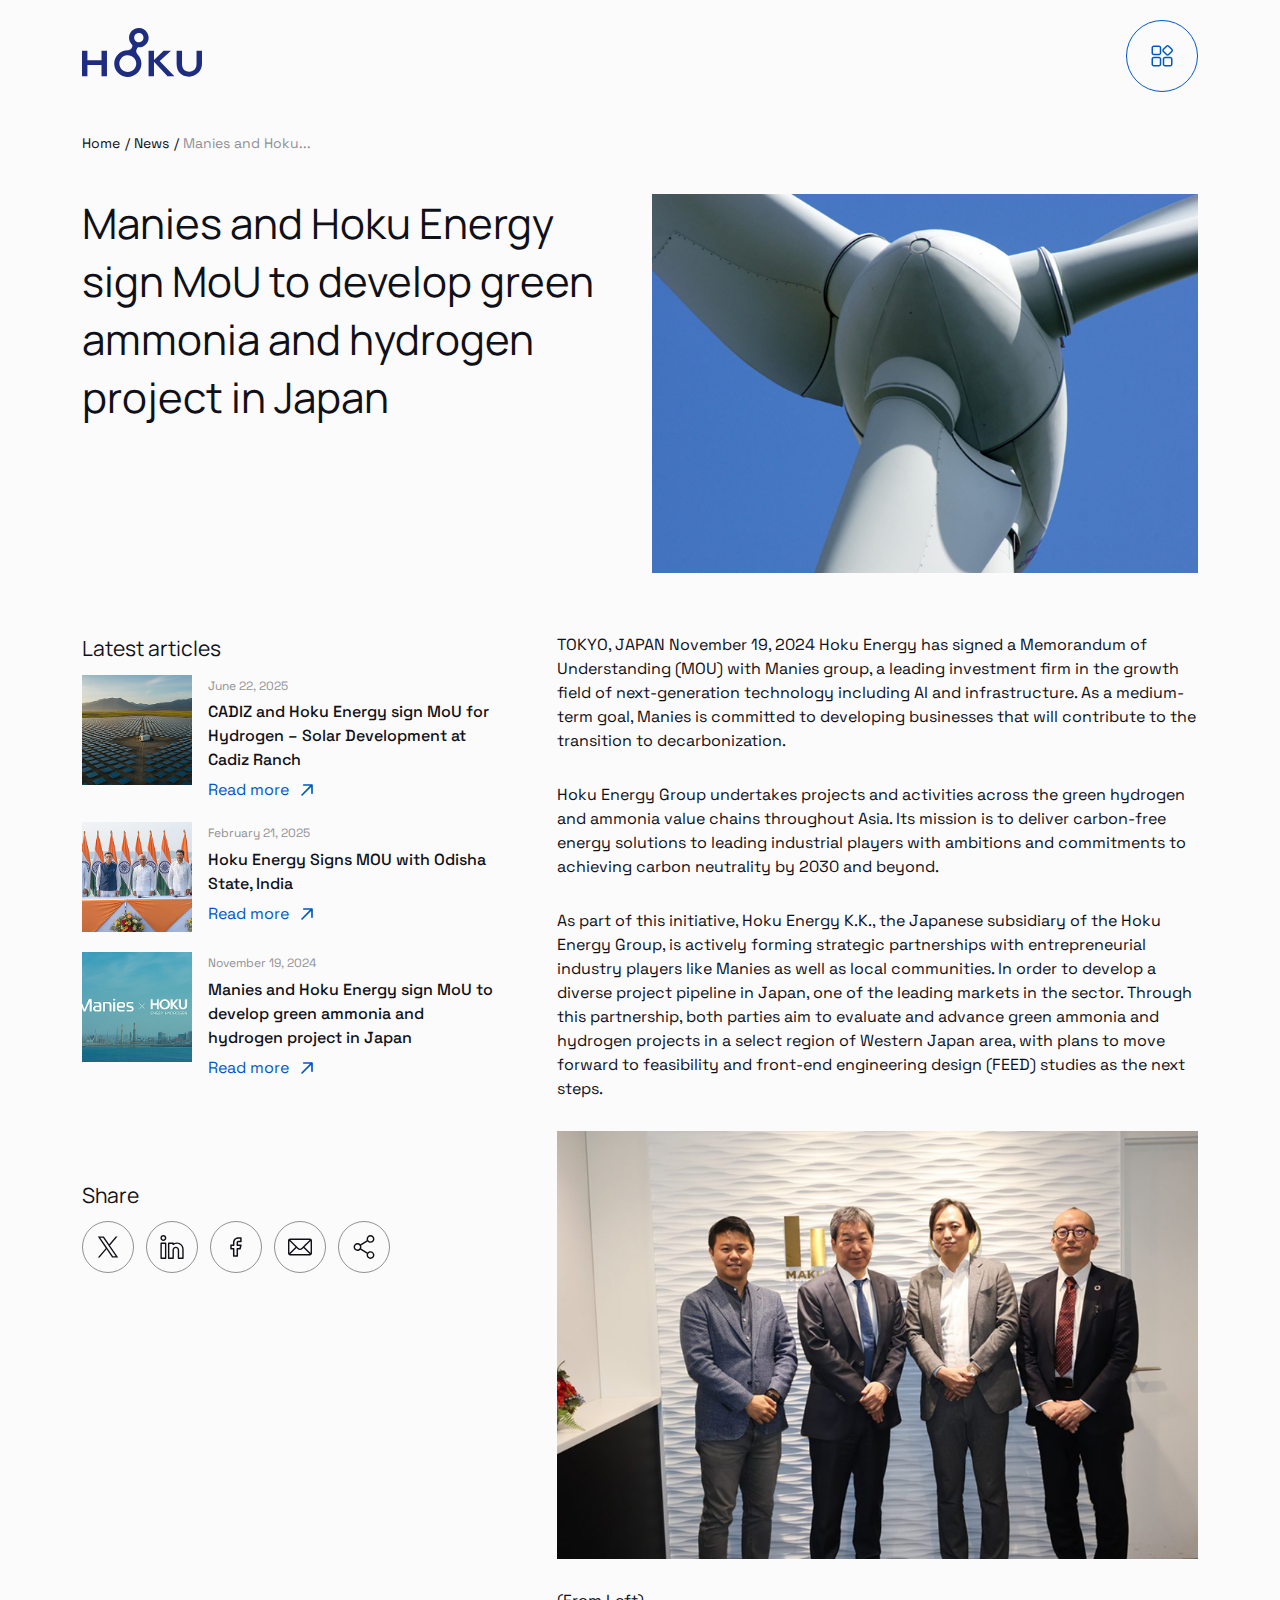
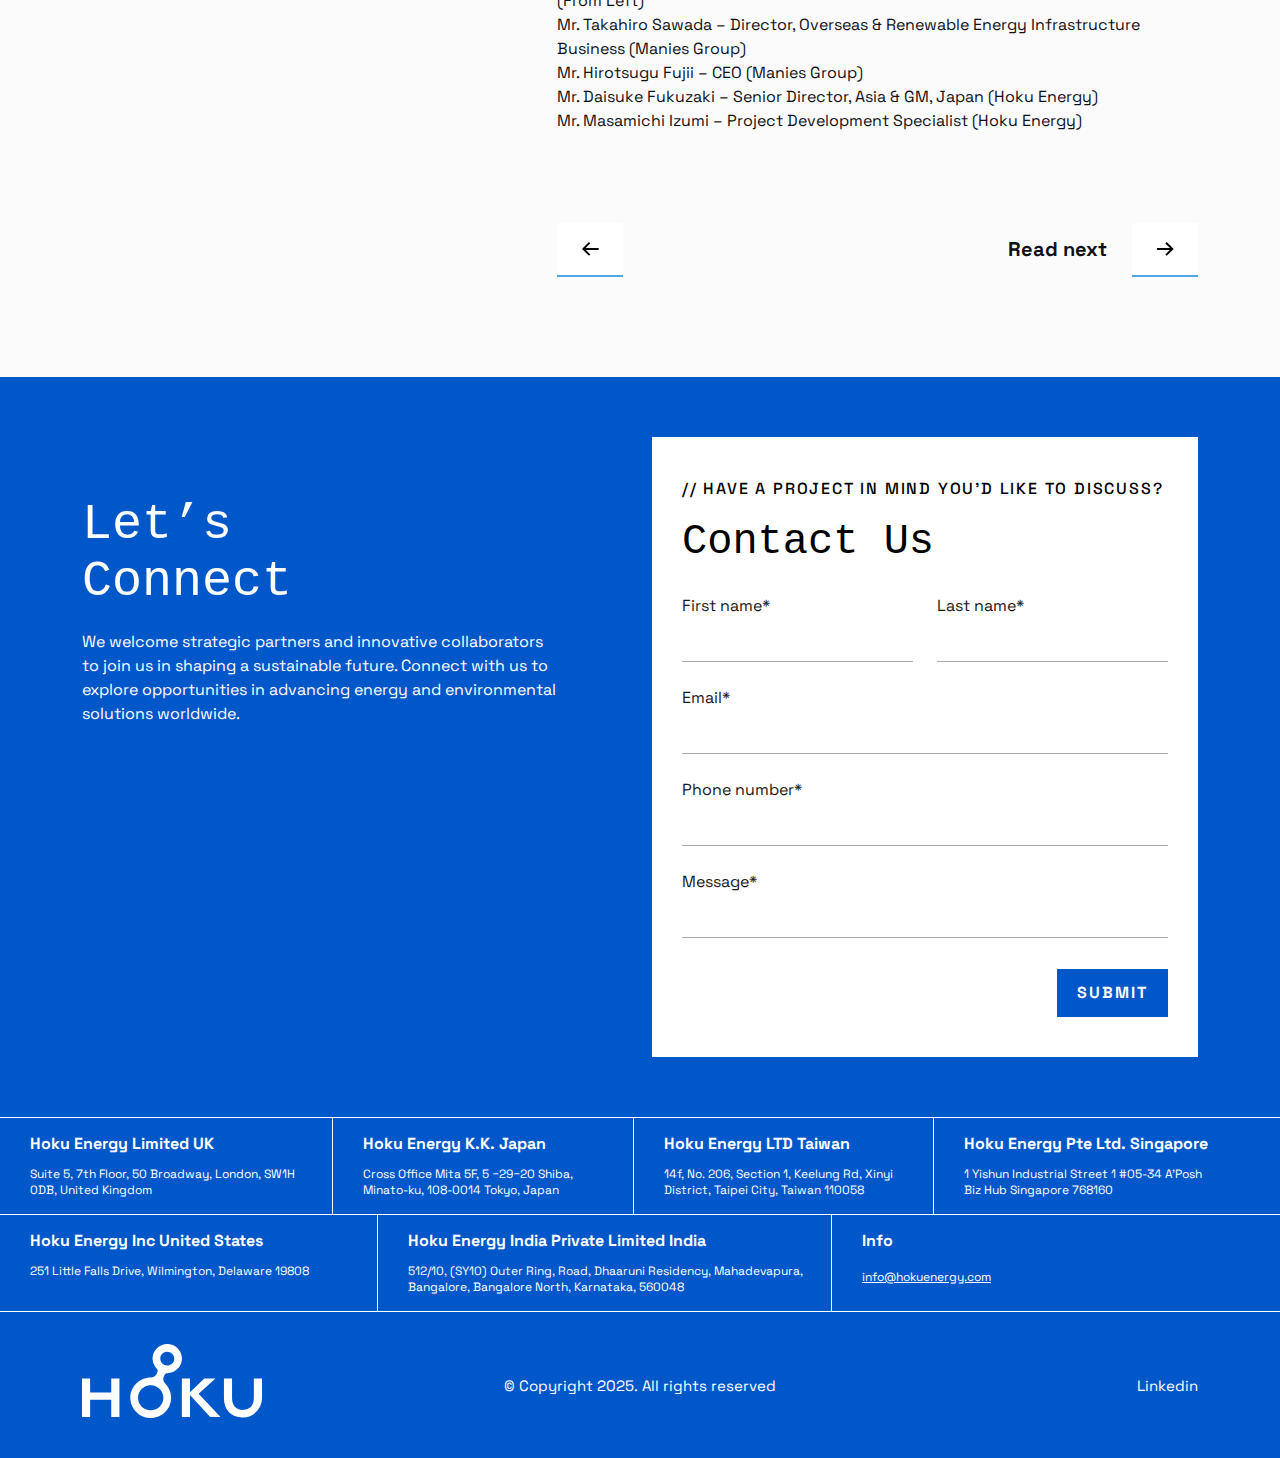
<file: post.html>
<!DOCTYPE html>
<html lang="en">

<head>
    <meta charset="UTF-8">
    <meta http-equiv="X-UA-Compatible" content="IE=edge">
    <meta name="viewport" content="width=device-width, initial-scale=1.0">
    <title>Post</title>
    <link rel="icon" type="image/x-icon" href="favicon.png">
    <link rel="stylesheet" href="css/lib/aos.css">
    <link rel="stylesheet" href="css/lib/bootstrap-grid.min.css">
    <link rel="stylesheet" href="css/style.css">
</head>

<body>
    <header class="header">
        <div class="container">
            <div class="d-flex g-0 align-items-center justify-content-between">
                <a href="#" class="logo">
                    <img src="img/logo-blue.svg" alt="logo">
                </a>
                <button class="menu">
                    <img src="img/menu-white.svg" alt="menu" class="icon-white">
                    <img src="img/menu-blue.svg" alt="menu" class="icon-blue">
                </button>
            </div>
        </div>

        <div class="header__menu">
            <div class="container">
                <div class="menuwrapper">
                    <div class="circlebg_wrapper">
                        <div class="circlebg"></div>
                    </div>

                    <ul class="header__nav">
                        <li><a href="index.html#s1">OUR INDUSTRY</a></li>
                        <li><a href="index.html#s2">OUR EXPERIENCE</a></li>
                        <li><a href="index.html#s3">SOLUTIONS</a></li>
                        <li><a href="index.html#s4">PROJECTS</a></li>
                        <li><a href="index.html#s5">NEWS</a></li>
                        <li><a href="#s6">CONTACT</a></li>
                    </ul>
                    <ul class="header__soc">
                        <li><a href="#" target="_blank">Linkedin</a></li>
                        <li><a href="mailto:info@hokuenergy.com">info@hokuenergy.com</a></li>
                    </ul>
                </div>
            </div>
        </div>
    </header>

    <main class="main">
        <div class="article-wrapper block block2">
            <div class="container">
                <div class="breadcrumbs">
                    <ul>
                        <li><a href="#">Home</a></li>
                        <li><a href="#">News</a></li>
                        <li>Manies and Hoku...</li>
                    </ul>
                </div>
                <div class="article-top">
                    <div class="row">
                        <div class="col-lg-6">
                            <h1>
                                Manies and Hoku Energy sign MoU to develop green ammonia and hydrogen project in Japan
                            </h1>
                        </div>
                        <div class="col-lg-6">
                            <img class="article-mainpic" src="img/post-main.jpg" alt="img">
                        </div>
                    </div>
                </div>
                <div class="article-bottom">
                    <div class="row">
                        <div class="col-lg-5 order-2 order-lg-1">
                            <div class="latest-article">
                                <p class="sbtitle">Latest articles</p>
                                <a href="#" class="la__item">
                                    <div class="imgwrap">
                                        <img src="img/latest1.jpg" alt="img">
                                    </div>
                                    <div class="descr">
                                        <p class="date">June 22, 2025</p>
                                        <p class="title">
                                            CADIZ and Hoku Energy sign MoU for Hydrogen – Solar Development
                                            at Cadiz Ranch
                                        </p>
                                        <p class="readmore">
                                            Read more
                                            <img src="img/readmore-arrow.svg" alt="arrow">
                                        </p>
                                    </div>
                                </a>
                                <a href="#" class="la__item">
                                    <div class="imgwrap">
                                        <img src="img/latest2.jpg" alt="img">
                                    </div>
                                    <div class="descr">
                                        <p class="date">February 21, 2025</p>
                                        <p class="title">
                                            Hoku Energy Signs MOU with Odisha State, India
                                        </p>
                                        <p class="readmore">
                                            Read more
                                            <img src="img/readmore-arrow.svg" alt="arrow">
                                        </p>
                                    </div>
                                </a>
                                <a href="#" class="la__item">
                                    <div class="imgwrap">
                                        <img src="img/latest3.jpg" alt="img">
                                    </div>
                                    <div class="descr">
                                        <p class="date">November 19, 2024</p>
                                        <p class="title">
                                            Manies and Hoku Energy sign MoU to develop green ammonia and hydrogen
                                            project in Japan
                                        </p>
                                        <p class="readmore">
                                            Read more
                                            <img src="img/readmore-arrow.svg" alt="arrow">
                                        </p>
                                    </div>
                                </a>
                            </div>
                            <div class="articke-share">
                                <p class="sbtitle">Share</p>
                                <ul class="share-list">
                                    <li>
                                        <a href="#">
                                            <img src="img/social-x.svg" alt="x">
                                        </a>
                                    </li>
                                    <li>
                                        <a href="#">
                                            <img src="img/social-in.svg" alt="x">
                                        </a>
                                    </li>
                                    <li>
                                        <a href="#">
                                            <img src="img/social-fb.svg" alt="x">
                                        </a>
                                    </li>
                                    <li>
                                        <a href="#">
                                            <img src="img/social-email.svg" alt="x">
                                        </a>
                                    </li>
                                    <li>
                                        <a href="#">
                                            <img src="img/social-share.svg" alt="x">
                                        </a>
                                    </li>
                                </ul>
                            </div>
                        </div>
                        <div class="col-lg-7 order-1 order-lg-2">
                            <article>
                                <p>
                                    TOKYO, JAPAN November 19, 2024 Hoku Energy has signed a Memorandum of Understanding
                                    (MOU) with Manies group, a leading investment firm in the growth field of
                                    next-generation technology including AI and infrastructure. As a medium-term goal,
                                    Manies is committed to developing businesses that will contribute to the transition
                                    to decarbonization.
                                </p>
                                <p>
                                    Hoku Energy Group undertakes projects and activities across the green hydrogen and
                                    ammonia value chains throughout Asia. Its mission is to deliver carbon-free energy
                                    solutions to leading industrial players with ambitions and commitments to achieving
                                    carbon neutrality by 2030 and beyond.
                                </p>
                                <p>
                                    As part of this initiative, Hoku Energy K.K., the Japanese subsidiary of the Hoku
                                    Energy Group, is actively forming strategic partnerships with entrepreneurial
                                    industry players like Manies as well as local communities. In order to develop a
                                    diverse project pipeline in Japan, one of the leading markets in the sector. Through
                                    this partnership, both parties aim to evaluate and advance green ammonia and
                                    hydrogen projects in a select region of Western Japan area, with plans to move
                                    forward to feasibility and front-end engineering design (FEED) studies as the next
                                    steps.
                                </p>
                                <img src="img/postimg1.jpg" alt="img">
                                <p>
                                    (From Left)<br>
                                    Mr. Takahiro Sawada – Director, Overseas & Renewable Energy Infrastructure Business
                                    (Manies Group)<br>
                                    Mr. Hirotsugu Fujii – CEO (Manies Group)<br>
                                    Mr. Daisuke Fukuzaki – Senior Director, Asia & GM, Japan (Hoku Energy)<br>
                                    Mr. Masamichi Izumi – Project Development Specialist (Hoku Energy)
                                </p>



                            </article>
                            <div class="article-nav">
                                <a href="#" class="article-nav__item">
                                    <span class="prev">
                                        <img src="img/prev-post.svg" alt="prev">
                                    </span>
                                </a>
                                <a href="#" class="article-nav__item">
                                    Read next
                                    <span class="next">
                                        <img src="img/next-post.svg" alt="prev">
                                    </span>
                                </a>
                            </div>
                        </div>
                    </div>
                </div>
            </div>
        </div>
        <div class="contacts block block2" id="s6">
            <div class="container">
                <div class="formcontainer">
                    <div class="row">
                        <div class="col-xxl-7 col-lg-6">
                            <div class="contacts__content">
                                <p class="title">
                                    Let’s<br> Connect
                                </p>
                                <p>
                                    We welcome strategic partners and innovative collaborators to join us in shaping a
                                    sustainable future. Connect with us to explore opportunities in advancing energy and
                                    environmental solutions worldwide.
                                </p>
                            </div>
                        </div>
                        <div class="col-xxl-5 col-lg-6">
                            <div class="form-wrapper">
                                <div class="subtitle">
                                    // Have a project in mind you’d like to discuss?
                                </div>
                                <div class="form-title">Contact Us</div>
                                <form action="#">
                                    <div class="row">
                                        <div class="col-sm-6">
                                            <div class="inputfield">
                                                <label for="fname">First name*</label>
                                                <input type="text" id="fname">
                                            </div>
                                        </div>
                                        <div class="col-sm-6">
                                            <div class="inputfield">
                                                <label for="lname">Last name*</label>
                                                <input type="text" id="lname">
                                            </div>
                                        </div>
                                        <div class="col-12">
                                            <div class="inputfield">
                                                <label for="email">Email*</label>
                                                <input type="email" id="email">
                                            </div>
                                        </div>
                                        <div class="col-12">
                                            <div class="inputfield">
                                                <label for="tel">Phone number*</label>
                                                <input type="number" id="tel">
                                            </div>
                                        </div>
                                        <div class="col-12">
                                            <div class="inputfield">
                                                <label for="message">Message*</label>
                                                <textarea id="message"></textarea>
                                            </div>
                                        </div>
                                        <div class="col-12 text-end">
                                            <button class="blue-btn">
                                                <span>
                                                    SUBMIT
                                                </span>
                                            </button>
                                        </div>
                                    </div>
                                </form>
                            </div>
                        </div>
                    </div>
                </div>
            </div>
            <div class="addresses">
                <div class="address-item">
                    <p class="title">
                        Hoku Energy Limited UK
                    </p>
                    <p>
                        Suite 5, 7th Floor, 50 Broadway, London, SW1H 0DB, United Kingdom
                    </p>
                </div>
                <div class="address-item">
                    <p class="title">
                        Hoku Energy K.K. Japan
                    </p>
                    <p>
                        Cross Office Mita 5F, 5 −29−20 Shiba, Minato-ku, 108-0014 Tokyo, Japan
                    </p>
                </div>
                <div class="address-item">
                    <p class="title">
                        Hoku Energy LTD Taiwan
                    </p>
                    <p>
                        14f, No. 206, Section 1, Keelung Rd, Xinyi District, Taipei City, Taiwan 110058
                    </p>
                </div>
                <div class="address-item">
                    <p class="title">
                        Hoku Energy Pte Ltd. Singapore
                    </p>
                    <p>
                        1 Yishun Industrial Street 1 #05-34 A’Posh Biz Hub Singapore 768160
                    </p>
                </div>
                <div class="address-item">
                    <p class="title">
                        Hoku Energy Inc United States
                    </p>
                    <p>
                        251 Little Falls Drive, Wilmington, Delaware 19808
                    </p>
                </div>
                <div class="address-item">
                    <p class="title">
                        Hoku Energy India Private Limited India
                    </p>
                    <p>
                        512/10, (SY10) Outer Ring, Road, Dhaaruni Residency, Mahadevapura, Bangalore, Bangalore North,
                        Karnataka, 560048
                    </p>
                </div>
                <div class="address-item">
                    <p class="title">
                        Info
                    </p>
                    <a href="mailto:info@hokuenergy.com">info@hokuenergy.com</a>
                </div>
            </div>
        </div>
    </main>

    <footer class="footer">
        <div class="container">
            <div class="row align-items-end">
                <div class="col-lg-4 col-sm-3">
                    <a href="#" class="footer__logo">
                        <img src="img/logo-footer.svg" alt="logo">
                    </a>
                </div>
                <div class="col-lg-4 col-sm-6">
                    <div class="footer__item">
                        <p>
                            © Copyright 2025. All rights reserved
                        </p>
                    </div>
                </div>
                <div class="col-lg-4 col-sm-3 text-end text-sm-center">
                    <div class="footer__item">
                        <a href="#" class="footer__soclink">Linkedin</a>
                    </div>
                </div>
            </div>
        </div>

    </footer>

    <script src="js/lib/jquery.js"></script>
    <script src="js/lib/aos.js"></script>
    <script src="js/main.js"></script>
</body>

</html>
</file>
<file: css/style.css>
@import url("https://fonts.googleapis.com/css2?family=Manrope:wght@200..800&family=PT+Mono&family=Space+Grotesk:wght@300..700&display=swap");body,html{height:100%}body *{-webkit-box-sizing:border-box;box-sizing:border-box;font-family:"Space Grotesk",sans-serif;line-height:150%}.main{-webkit-box-flex:1;-ms-flex:1 1 auto;flex:1 1 auto}.pagewrapper{min-height:100%;display:-webkit-box;display:-ms-flexbox;display:flex;-webkit-box-orient:vertical;-webkit-box-direction:normal;-ms-flex-direction:column;flex-direction:column;overflow:hidden}body{margin:0;padding:0;position:relative;overflow-x:hidden}body.hidden{overflow:hidden}@media (min-width:1500px){.container{max-width:1504px}}input{outline:none}img{max-width:100%}.fill-img{width:100%;height:100%;-o-object-fit:cover;object-fit:cover;-o-object-position:50% 50%;object-position:50% 50%;position:absolute;left:0;top:0}h1{font-family:"PT Mono",monospace;color:#fff;font-weight:400;font-size:96px}h1,h2,h3,h4,h5,h6,p{margin-top:0}.text-end{text-align:right}.blue-btn{display:-webkit-inline-box;display:-ms-inline-flexbox;display:inline-flex;-webkit-box-align:center;-ms-flex-align:center;align-items:center;-webkit-box-pack:center;-ms-flex-pack:center;justify-content:center;height:54px;background:#0057CA;padding:4px 26px;text-decoration:none;color:#fff;font-weight:700;line-height:normal;font-size:20px;letter-spacing:2px;position:relative;border:none;cursor:pointer}.blue-btn span{position:relative;z-index:2}.blue-btn:after{content:"";display:block;height:2px;width:100%;background:#4DA8E4;position:absolute;bottom:0;left:0;-webkit-transition:0.3s;transition:0.3s}.blue-btn:hover:after{height:100%}input::-webkit-inner-spin-button,input::-webkit-outer-spin-button{-webkit-appearance:none;margin:0}input[type=number]{-moz-appearance:textfield}@media (max-width:1599.8px){h1{font-size:80px}.blue-btn{font-size:18px}}@media (max-width:1399.8px){h1{font-size:65px}.blue-btn{font-size:16px;padding:4px 20px;height:48px}}@media (max-width:767.8px){h1{font-size:54px}}@media (max-width:575.8px){h1{font-size:44px}.text-sm-start{text-align:left}.text-sm-center{text-align:center}}.hero{height:100vh;min-height:560px;position:relative;overflow:hidden;display:-webkit-box;display:-ms-flexbox;display:flex;-webkit-box-align:center;-ms-flex-align:center;align-items:center;-webkit-box-pack:center;-ms-flex-pack:center;justify-content:center;padding:112px 0 125px}.hero:after{content:"";display:block;position:absolute;left:0;top:0;width:100%;height:100%;background:rgba(0,0,0,0.3)}.hero .container{position:relative;z-index:1}.hero h1{text-align:center;margin:0}.hero__bottomsect{position:absolute;z-index:2;left:0;bottom:60px;width:100%}.hero__bottomsect p{margin:0;color:#fff;font-size:24px;line-height:130%}.section-title{color:#000;font-size:18px;font-weight:700;font-family:"Space Grotesk",sans-serif;margin-bottom:72px;letter-spacing:1.8px;text-transform:uppercase}.section-title.white{color:#fff}.about{padding:180px 0}.about .imgwrap{text-align:right}.about .imgwrap img{max-width:100%}.about p{color:#000;font-size:36px}.about p:last-child{margin-bottom:0}.advantages{position:relative;overflow:hidden;padding:105px 0 120px}.advantages .container{position:relative;z-index:2}.advantages-item{height:355px;display:-webkit-box;display:-ms-flexbox;display:flex;-webkit-box-orient:vertical;-webkit-box-direction:normal;-ms-flex-direction:column;flex-direction:column;-webkit-box-pack:end;-ms-flex-pack:end;justify-content:flex-end;position:relative;padding:70px 20px 37px}.advantages-item img{position:absolute;width:24px;top:40px;left:40px}.advantages-item h6{color:#000;font-size:20px;font-weight:700;margin-bottom:18px}.advantages-item p{margin:0;color:#000;font-size:16px;line-height:130%;min-height:90px}.advantages-item:hover .advantages__icon{-webkit-transform:rotate(180deg);transform:rotate(180deg)}.advantages-item .wrappertext{overflow:auto;padding:0 20px}.advantages-item .wrappertext::-webkit-scrollbar{width:6px}.advantages-item .wrappertext::-webkit-scrollbar-track{-webkit-box-shadow:inset 0 0 6px rgba(0,0,0,0.1);box-shadow:inset 0 0 6px rgba(0,0,0,0.1);border-radius:10px}.advantages-item .wrappertext::-webkit-scrollbar-thumb{background-color:darkgrey;border-radius:10px}.advantages__icon{-webkit-transition:0.5s;transition:0.5s}.mission{padding:246px 0 274px;background:#F5FBFF;position:relative;overflow:hidden}.mission p{color:#000;font-size:36px}.mission p:last-child{margin-bottom:0}.circles-animation{width:352px;height:352px;border-radius:50%;position:absolute;top:50%;-webkit-transform:translateY(-50%);transform:translateY(-50%);right:-110px;border:3px solid #035BCC;pointer-events:none;overflow:visible;-webkit-animation:mainPulse 10s infinite ease-in-out;animation:mainPulse 10s infinite ease-in-out}.circles-animation span{position:absolute;top:50%;left:50%;width:100%;height:100%;border-radius:50%;border:1px solid #035BCC;-webkit-transform:translate(-50%,-50%) scale(1);transform:translate(-50%,-50%) scale(1);opacity:0;-webkit-animation:circlePulse 20s infinite ease-out;animation:circlePulse 20s infinite ease-out}.circles-animation .c1{-webkit-animation-delay:0s;animation-delay:0s}.circles-animation .c2{-webkit-animation-delay:4s;animation-delay:4s}.circles-animation .c3{-webkit-animation-delay:8s;animation-delay:8s}.circles-animation .c4{-webkit-animation-delay:12s;animation-delay:12s}.circles-animation .c5{-webkit-animation-delay:16s;animation-delay:16s}@-webkit-keyframes circlePulse{0%{-webkit-transform:translate(-50%,-50%) scale(1);transform:translate(-50%,-50%) scale(1);opacity:1;width:100%;height:100%}60%{opacity:0.25}to{-webkit-transform:translate(-50%,-50%) scale(1);transform:translate(-50%,-50%) scale(1);opacity:0;width:600%;height:600%}}@keyframes circlePulse{0%{-webkit-transform:translate(-50%,-50%) scale(1);transform:translate(-50%,-50%) scale(1);opacity:1;width:100%;height:100%}60%{opacity:0.25}to{-webkit-transform:translate(-50%,-50%) scale(1);transform:translate(-50%,-50%) scale(1);opacity:0;width:600%;height:600%}}@-webkit-keyframes mainPulse{0%{-webkit-transform:translateY(-50%);transform:translateY(-50%)}50%{-webkit-transform:translateY(-60%);transform:translateY(-60%)}to{-webkit-transform:translateY(-50%);transform:translateY(-50%)}}@keyframes mainPulse{0%{-webkit-transform:translateY(-50%);transform:translateY(-50%)}50%{-webkit-transform:translateY(-60%);transform:translateY(-60%)}to{-webkit-transform:translateY(-50%);transform:translateY(-50%)}}.solutions{padding:90px 0;background:#0057CA;position:relative;overflow:hidden}.solutions .section-title{margin-bottom:36px}.solutions p:last-child{margin-bottom:0}.solutions .title{color:#fff;font-size:48px;position:sticky;top:20px}.solutions__item{background:rgba(77,168,228,0.5);border-radius:20px;margin-bottom:20px;padding:20px 24px}.solutions__item:last-child{margin-bottom:0}.solutions__item h6{font-size:24px;font-weight:400;margin-bottom:16px;color:#fff}.solutions__item p{margin:0;color:#fff}.projects{padding:100px 0 90px;background:#F5FBFF;border-bottom:1px solid #000;position:relative}.projects .section-title{margin-bottom:52px}.projects .bg-element{position:absolute;right:0;top:0;max-width:100%}.project-item{text-decoration:none}.project-item .imgwrap{aspect-ratio:10/11;position:relative;overflow:hidden;margin-bottom:20px}.project-item .imgwrap img{-webkit-transform:scale(1.05);transform:scale(1.05);-webkit-transition:0.7s;transition:0.7s}.project-item .title{color:#000;font-size:36px;margin-bottom:16px}.project-item p{margin:0;font-size:14px;color:#000}.project-item:hover .imgwrap img{-webkit-transform:scale(1.01);transform:scale(1.01)}.projects-info{text-align:right;margin-top:70px}.projects-info p{font-size:16px;color:#000}.news{padding:110px 0 118px}.link-explore{text-decoration:none;color:#000;font-size:20px;max-width:230px;width:100%;display:-webkit-inline-box;display:-ms-inline-flexbox;display:inline-flex;-webkit-box-pack:justify;-ms-flex-pack:justify;justify-content:space-between;padding-bottom:6px;position:relative}.link-explore:after{content:"";display:block;bottom:0;width:100%;height:1px;background:#E8E8E8;position:absolute;right:0}.link-explore:before{content:"";display:block;bottom:0;width:29px;height:2px;background:#000;position:absolute;right:0;-webkit-transition:0.5s;transition:0.5s;z-index:1}.link-explore:hover:before{width:100%}.link-explore span{color:#A9A9A5;font-size:12px;position:absolute;left:0;top:-23px}.news_header{margin-bottom:85px}.news_header p{margin:0;color:#000;font-family:"PT Mono",monospace;font-size:48px;line-height:normal}.news-item{text-decoration:none;position:relative}.news-item:hover .imgwrap img{-webkit-transform:scale(1.01);transform:scale(1.01)}.news-item .imgwrap{position:relative;overflow:hidden;aspect-ratio:9/5.1;margin-bottom:20px}.news-item .imgwrap img{-webkit-transform:scale(1.05);transform:scale(1.05);-webkit-transition:0.7s;transition:0.7s}.news-item .date{margin-bottom:20px;color:#181717;font-size:12px;line-height:130%}.news-item .descr{position:relative}.news-item .descr p{margin:0;color:#000;font-size:20px;max-width:380px;padding-right:25px}.news-item .descr img{position:absolute;right:0;top:0}.news-item:hover .descr img{-webkit-animation:arrowmove 1.5s infinite ease-in-out;animation:arrowmove 1.5s infinite ease-in-out}@-webkit-keyframes arrowmove{0%{-webkit-transform:translate(0,0);transform:translate(0,0)}50%{-webkit-transform:translate(3px,-3px);transform:translate(3px,-3px)}to{-webkit-transform:translate(0,0);transform:translate(0,0)}}@keyframes arrowmove{0%{-webkit-transform:translate(0,0);transform:translate(0,0)}50%{-webkit-transform:translate(3px,-3px);transform:translate(3px,-3px)}to{-webkit-transform:translate(0,0);transform:translate(0,0)}}.contacts{padding:60px 0 0 0;background:#0057CA}.contacts__content{padding-top:60px}.contacts__content p{max-width:475px;color:#fff}.contacts__content p:last-child{margin-bottom:0}.contacts__content .title{margin-bottom:50px;font-family:"PT Mono",monospace;font-size:80px;line-height:113%}.form-wrapper{background:#fff;padding:50px 32px}.form-wrapper .subtitle{margin-bottom:15px;font-weight:500;font-size:18px;text-transform:uppercase;letter-spacing:1.8px}.form-wrapper .form-title{margin-bottom:28px;font-size:80px;font-family:"PT Mono",monospace}.form-wrapper .blue-btn:after{height:0}.form-wrapper .blue-btn:hover:after{height:100%}.inputfield{margin-bottom:24px}.inputfield label{color:#181717;display:block;margin-bottom:1px}.inputfield input,.inputfield textarea{border:none;width:100%;height:44px;border-bottom:1px solid #A9A9A5;font-family:"Space Grotesk",sans-serif;color:#000;font-size:20px;-webkit-transition:0.3s;transition:0.3s;outline:none}.inputfield input:focus,.inputfield textarea:focus{border-color:#000}.inputfield textarea{resize:none}.inputfield textarea::-webkit-scrollbar{width:6px}.inputfield textarea::-webkit-scrollbar-track{-webkit-box-shadow:inset 0 0 6px rgba(0,0,0,0.3);box-shadow:inset 0 0 6px rgba(0,0,0,0.3)}.inputfield textarea::-webkit-scrollbar-thumb{background-color:#0057CA}.formcontainer{margin-bottom:60px}.addresses{border-top:1px solid #fff;display:-webkit-box;display:-ms-flexbox;display:flex;-ms-flex-wrap:wrap;flex-wrap:wrap}.address-item{width:100%;border-right:1px solid #fff;border-bottom:1px solid #fff;padding-top:16px;padding-bottom:16px;padding-right:20px}.address-item a,.address-item p{color:#fff;font-size:12px;line-height:130%;margin:0;max-width:295px}.address-item .title{margin-bottom:12px;font-size:16px;font-weight:700}.address-item:nth-child(4),.address-item:nth-child(7){border-right:none}.address-item:first-child{max-width:26%;-webkit-box-flex:0;-ms-flex:0 0 26%;flex:0 0 26%;padding-left:60px}.address-item:nth-child(2){-webkit-box-flex:0;-ms-flex:0 0 23.5%;flex:0 0 23.5%;max-width:23.5%;padding-left:40px}.address-item:nth-child(3){-webkit-box-flex:0;-ms-flex:0 0 23.5%;flex:0 0 23.5%;max-width:23.5%;padding-left:60px}.address-item:nth-child(4){max-width:27%;-webkit-box-flex:0;-ms-flex:0 0 27%;flex:0 0 27%;padding-left:80px;padding-right:60px}.address-item:nth-child(5){max-width:0 0 29.5%;-webkit-box-flex:0;-ms-flex:0 0 29.5%;flex:0 0 29.5%;padding-left:60px}.address-item:nth-child(6){max-width:35.5%;-webkit-box-flex:0;-ms-flex:0 0 35.5%;flex:0 0 35.5%;padding-left:54px}.address-item:nth-child(6) p{max-width:458px}.address-item:nth-child(7){max-width:35%;-webkit-box-flex:0;-ms-flex:0 0 35%;flex:0 0 35%;padding-left:105px;padding-right:60px}.projects-info p{margin-bottom:0}.project-item{position:relative;z-index:1}.gifsection{position:relative;overflow:hidden}.gifsection img{width:100%;vertical-align:top}@media (max-width:1599.8px){.hero__bottomsect{bottom:30px}.about .imgwrap img{max-width:100%;width:360px}.section-title{margin-bottom:40px}.advantages-item{padding-bottom:20px}.advantages-item .wrappertext{padding:0 10px}.solutions__item h6{margin-bottom:10px}.projects .section-title{margin-bottom:40px}.projects-info{margin-top:50px}.project-item .title{margin-bottom:10px}.news_header{margin-bottom:60px}.contacts__content .title{margin-bottom:30px}.inputfield label{margin-bottom:0}.form-wrapper{padding:40px 30px}.form-wrapper .subtitle{margin-bottom:10px}.form-wrapper .form-title{margin-bottom:20px}.advantages{padding:100px 0 100px}.news{padding:100px 0}.about,.mission{padding:150px 0}.contacts__content .title{font-size:60px}.form-wrapper .form-title{font-size:50px}.news_header p,.solutions .title{font-size:42px}.about p,.mission p{font-size:32px}.hero__bottomsect p,.solutions__item h6{font-size:21px}.project-item .title{font-size:28px}.form-wrapper .subtitle{font-size:16px}}@media (max-width:1399.8px){.section-title{margin-bottom:30px}.advantages-item{padding:70px 15px 15px 15px}.advantages-item img{top:30px;left:30px}.advantages-item h6{margin-bottom:10px}.news-item .descr p{font-size:18px;max-width:340px}.address-item:first-child,.address-item:nth-child(2),.address-item:nth-child(3),.address-item:nth-child(4),.address-item:nth-child(5),.address-item:nth-child(6),.address-item:nth-child(7){padding-left:30px}.news_header{margin-bottom:50px}.solutions .section-title{margin-bottom:30px}.contacts__content .title{margin-bottom:20px}.about,.mission{padding:100px 0}.contacts__content .title{font-size:50px}.form-wrapper .form-title{font-size:42px}.news_header p,.solutions .title{font-size:36px}.about p,.mission p{font-size:28px}.hero__bottomsect p{font-size:18px}}@media (max-width:1199.8px){.advantages-item{margin-bottom:20px}.project-item .imgwrap{margin-bottom:10px}.news_header{margin-bottom:40px}.projects .section-title{margin-bottom:30px}.inputfield input,.inputfield textarea{height:40px}.inputfield{margin-bottom:15px}.advantages-item{height:300px}.contacts__content .title{font-size:42px}.form-wrapper .form-title{font-size:36px}.news_header p,.solutions .title{font-size:32px}.project-item .title{font-size:24px;line-height:normal}.advantages-item h6{font-size:21px}.form-wrapper .subtitle{font-size:14px}}@media (max-width:991.8px){.circles-animation{border:1px solid rgba(3,91,204,0.3)}.circles-animation span{border-color:rgba(3,91,204,0.3)}.solutions .section-title{margin-bottom:20px}.solutions .title{margin-bottom:30px!important}.solutions__item h6{font-size:24px}.project-item{margin-bottom:30px;display:block}.project-item .imgwrap{aspect-ratio:16/9}.project-item .title{font-size:32px}.project-item p{font-size:16px}.projects-info{margin-top:30px}.news-item .descr p{max-width:100%;padding-right:50px}.news-item .date{font-size:14px;margin-bottom:10px}.news-item{display:block;margin-bottom:30px}.news-item .imgwrap{aspect-ratio:16/9}.news,.projects{padding-bottom:80px}.contacts__content{padding-top:0;margin-bottom:30px}}@media (max-width:767.8px){.section-title{font-weight:600}.about .imgwrap{margin-top:30px;text-align:center}.advantages-item{min-height:initial;padding:60px 20px 20px 20px}.advantages-item p{min-height:initial}.advantages-item img{width:18px;top:20px;left:20px}.news_header p,.project-item .title,.solutions .title{font-size:28px}.link-explore{max-width:200px;font-size:18px}.address-item{border-right:1px solid #fff!important}.address-item:first-child{max-width:50%;-webkit-box-flex:0;-ms-flex:0 0 50%;flex:0 0 50%}.address-item:nth-child(2){max-width:50%;-webkit-box-flex:0;-ms-flex:0 0 50%;flex:0 0 50%}.address-item:nth-child(3){max-width:50%;-webkit-box-flex:0;-ms-flex:0 0 50%;flex:0 0 50%}.address-item:nth-child(4){max-width:50%;-webkit-box-flex:0;-ms-flex:0 0 50%;flex:0 0 50%}.address-item:nth-child(5){max-width:50%;-webkit-box-flex:0;-ms-flex:0 0 50%;flex:0 0 50%}.address-item:nth-child(6){max-width:50%;-webkit-box-flex:0;-ms-flex:0 0 50%;flex:0 0 50%}.address-item:nth-child(7){max-width:100%;-webkit-box-flex:0;-ms-flex:0 0 100%;flex:0 0 100%}.solutions__item h6{font-size:21px}.about p,.mission p{font-size:24px}}@media (max-width:575.8px){.hero__bottomsect{bottom:15px}.hero__bottomsect .blue-btn{font-size:14px}.section-title{font-size:16px;margin-bottom:20px}.advantages,.news{padding:60px 0 40px 0}.circles-animation{width:120px;height:120px;right:-60px;bottom:-60px;top:initial;-webkit-transform:none;transform:none}.solutions .title{margin-bottom:20px!important}.solutions__item{border-radius:16px;padding:20px}.solutions__item h6{font-weight:600}.projects .container{position:relative;z-index:1}.projects .section-title{margin-bottom:20px}.projects-info{margin-top:20px}.link-explore{font-size:16px;padding-bottom:5px;max-width:140px}.link-explore span{font-size:10px;top:-15px}.news_header{margin-bottom:30px}.news-item{margin-bottom:20px}.contacts__content .title{font-size:28px;margin-bottom:20px}.form-wrapper{padding:30px 25px}.form-wrapper .form-title{font-size:28px}.form-wrapper .blue-btn{width:100%}.inputfield label{font-size:14px;margin-bottom:0}.inputfield input,.inputfield textarea{height:40px}.address-item{padding:10px 12px!important}.advantages-item{height:260px}.about,.mission,.projects,.solutions{padding:60px 0}.hero__bottomsect p{font-size:12px}.news-item .descr p{font-size:16px}.advantages-item h6,.solutions__item h6{font-size:18px}.about p,.mission p{font-size:21px}.news_header p,.project-item .title,.solutions .title{font-size:24px}}@media (max-width:360.8px){.hero__bottomsect .blue-btn{padding:4px 14px}}main{min-height:600px}.article-wrapper{padding:144px 0 150px 0;background:#FBFBFB}.breadcrumbs{margin-bottom:58px}.breadcrumbs ul{list-style-type:none;padding:0;margin:0}.breadcrumbs li{display:inline-block;vertical-align:middle;position:relative;color:#919194;font-size:14px;margin-right:10px}.breadcrumbs li:after{content:"/";display:inline-block;position:absolute;top:50%;-webkit-transform:translateY(-50%);transform:translateY(-50%);color:#101018;right:-10px}.breadcrumbs li:last-child:after{display:none}.breadcrumbs li a{color:#101018;text-decoration:none}.article-top{position:relative;margin-bottom:96px}.article-top h1{max-width:678px;color:#101018;font-size:48px;font-family:"Manrope",sans-serif;line-height:normal}.article-top h1:last-child{margin-bottom:0}.article-mainpic{width:100%;vertical-align:top}.sbtitle{color:#101018;font-size:24px;font-family:"Manrope",sans-serif;margin-bottom:24px}.la__item{display:-webkit-box;display:-ms-flexbox;display:flex;-ms-flex-wrap:wrap;flex-wrap:wrap;max-width:480px;text-decoration:none;margin-bottom:40px}.la__item:last-child{margin-bottom:0}.la__item .imgwrap{width:100%;max-width:148px;-webkit-box-flex:0;-ms-flex:0 0 148px;flex:0 0 148px;height:148px;position:relative}.la__item .imgwrap img{width:100%;height:100%;-o-object-fit:cover;object-fit:cover;-o-object-position:50% 50%;object-position:50% 50%;position:absolute;left:0;top:0}.la__item .descr{width:100%;max-width:calc(100% - 148px);-webkit-box-flex:0;-ms-flex:0 0 calc(100% - 148px);flex:0 0 calc(100% - 148px);padding-left:16px;padding-top:4px}.la__item .descr .date{font-size:12px;color:#919194;line-height:130%;margin-bottom:12px}.la__item .descr .title{color:#101018;font-size:18px;font-weight:500;margin-bottom:12px;-webkit-transition:0.3s;transition:0.3s}.la__item .descr .readmore{color:#0057CA;font-size:16px;margin:0}.la__item .descr .readmore img{width:20px;margin-left:4px;vertical-align:middle;margin-top:-3px}.la__item:hover .descr .title{color:#0057CA}.latest-article{margin-bottom:100px}.share-list{list-style-type:none;margin:0;padding:0;display:-webkit-box;display:-ms-flexbox;display:flex;-ms-flex-wrap:wrap;flex-wrap:wrap;-webkit-box-align:center;-ms-flex-align:center;align-items:center}.share-list li{margin-right:12px}.share-list li:last-child{margin-right:0}.share-list a{display:-webkit-inline-box;display:-ms-inline-flexbox;display:inline-flex;-webkit-box-align:center;-ms-flex-align:center;align-items:center;-webkit-box-pack:center;-ms-flex-pack:center;justify-content:center;border-radius:50%;border:1px solid #919194;width:52px;height:52px;-webkit-transition:0.3s;transition:0.3s}.share-list a img{width:24px;-webkit-transition:0.3s;transition:0.3s}.share-list a:hover{border-color:#0057CA;background:#0057CA}.share-list a:hover img{-webkit-filter:invert(1);filter:invert(1)}article{padding-bottom:100px}article h1{color:#101018;font-size:36px}article h2{color:#101018;font-size:32px}article h3{color:#101018;font-size:28px}article h4{color:#101018;font-size:24px}article h5{color:#101018;font-size:21px}article h6{color:#101018;font-size:18px}article h1,article h2,article h3,article h4,article h5,article h6{font-weight:600;margin-bottom:30px;font-family:"Manrope",sans-serif}article p{font-size:16px;color:#101018;margin-bottom:30px}article img{width:100%;margin:50px 0;display:block}article ol,article ul{padding-left:20px;margin-bottom:30px}article blockquote{padding:10px 0 10px 20px;border-left:1px solid #101018;margin:0 0 30px 0}article blockquote p{margin:0}.article-nav{display:-webkit-box;display:-ms-flexbox;display:flex;-ms-flex-wrap:wrap;flex-wrap:wrap;-webkit-box-align:center;-ms-flex-align:center;align-items:center;-webkit-box-pack:justify;-ms-flex-pack:justify;justify-content:space-between}.article-nav__item{color:#101018;font-size:20px;font-weight:700;text-decoration:none;-webkit-transition:0.3s;transition:0.3s}.article-nav__item span{display:-webkit-inline-box;display:-ms-inline-flexbox;display:inline-flex;-webkit-box-align:center;-ms-flex-align:center;align-items:center;-webkit-box-pack:center;-ms-flex-pack:center;justify-content:center;background:#fff;width:66px;height:54px;border-bottom:2px solid #4DA8E4;-webkit-transition:0.3s;transition:0.3s}.article-nav__item .next{margin-left:20px}.article-nav__item:hover{color:#0057CA}.article-nav__item:hover span{border-color:#0057CA}@media (max-width:1399.8px){.article-wrapper{padding:130px 0 100px}.breadcrumbs{margin-bottom:40px}.article-top h1{font-size:42px}.article-top{margin-bottom:60px}.sbtitle{font-size:21px;margin-bottom:10px}.la__item .imgwrap{max-width:110px;-webkit-box-flex:0;-ms-flex:0 0 110px;flex:0 0 110px;height:110px}.la__item .descr .date{margin-bottom:6px}.la__item .descr .title{margin-bottom:6px;font-size:16px}.la__item{margin-bottom:20px}article img{margin:30px 0}article{padding-bottom:60px}}@media (max-width:1199.8px){.article-top h1{font-size:36px}.la__item .descr{padding-top:0}.la__item .descr .title{font-size:15px;line-height:normal}.la__item .descr{max-width:calc(100% - 110px);-webkit-box-flex:0;-ms-flex:0 0 calc(100% - 110px);flex:0 0 calc(100% - 110px);padding-left:10px}.share-list a{width:44px;height:44px}.share-list a img{width:20px}.article-nav__item{font-size:18px}.article-nav__item .next{margin-left:10px}}@media (max-width:991.8px){.article-top h1{margin-bottom:30px!important}.latest-article{margin:50px 0 50px}article p{margin-bottom:20px}article h1,article h2,article h3,article h4,article h5,article h6{font-weight:500;margin-bottom:20px}article h1{color:#101018;font-size:32px}article h2{color:#101018;font-size:26px}article h3{color:#101018;font-size:24px}article h4{color:#101018;font-size:21px}article h5{color:#101018;font-size:18px}article h6{color:#101018;font-size:16px}}@media (max-width:767.8px){.article-top h1{margin-bottom:20px!important;font-size:26px}.breadcrumbs{margin-bottom:30px}.article-wrapper{padding:100px 0 70px}.article-top{margin-bottom:40px}article h1{color:#101018;font-size:32px}article h2{color:#101018;font-size:26px}article h3{color:#101018;font-size:24px}article h4{color:#101018;font-size:21px}article h5{color:#101018;font-size:18px}article h6{color:#101018;font-size:16px}article{padding-bottom:40px}.article-nav__item span{width:45px;height:45px}.article-nav__item{font-size:16px}}@media (max-width:575.8px){article h1{font-size:24px}article h2{font-size:21px}article h3{font-size:20px}article h4{font-size:18px}article h5{font-size:16px}article h6{font-size:16px}article h1,article h2,article h3,article h4,article h5,article h6{margin-bottom:15px}article{padding-bottom:20px}}header.header{position:fixed;left:0;top:40px;width:100%;z-index:12}header.header .container{position:relative}header.header .menu{background:transparent;padding:0;border:none;width:72px;height:72px;border-radius:50%;display:-webkit-inline-box;display:-ms-inline-flexbox;display:inline-flex;-webkit-box-align:center;-ms-flex-align:center;align-items:center;-webkit-box-pack:center;-ms-flex-pack:center;justify-content:center;cursor:pointer}header.header .menu img,header.header .menu svg{width:72px;height:72px;position:absolute}.logo{-webkit-transition:0.5s;transition:0.5s}.logo img{max-width:120px;width:120px}.header.scroll .logo{-webkit-transform:translateY(-200px);transform:translateY(-200px)}.menu{z-index:9}.circlebg{position:absolute;right:0;top:0;width:72px;height:72px;top:40px;right:12px}.circlebg:after{content:"";display:inline-block;width:72px;height:72px;border-radius:50%;position:absolute;top:50%;left:50%;-webkit-transform:translate(-50%,-50%);transform:translate(-50%,-50%);-webkit-transition:1s;transition:1s;background:#D3E2FF;opacity:0}.header__menu{position:fixed;top:0;right:0;width:100%;height:100vh;overflow:hidden;opacity:0;z-index:-1;visibility:hidden;-webkit-transition:1s;transition:1s;backdrop-filter:blur(10px)}.header__menu .container{position:relative}.header__menu .menuwrapper{padding-left:30vw;height:100vh;display:-webkit-box;display:-ms-flexbox;display:flex;-webkit-box-align:center;-ms-flex-align:center;align-items:center}.header__menu ul.header__nav{list-style-type:none;margin:0;padding:0;position:relative;z-index:2}.header__menu ul.header__nav li{margin-bottom:18px;opacity:0;-webkit-transform:translateX(30px);transform:translateX(30px);-webkit-transition:0.5s ease;transition:0.5s ease}.header__menu ul.header__nav li:last-child{margin-bottom:0}.header__menu ul.header__nav li a{font-size:40px;font-family:"PT Mono",monospace;letter-spacing:1.8px;color:#101018;text-decoration:none;-webkit-transition:0.5s;transition:0.5s;display:block}.header__menu ul.header__nav li a:hover{-webkit-transform:translateX(10px);transform:translateX(10px);color:#0057CA}header.header.open .circlebg:after{opacity:1;width:150vw;height:150vw}header.header.open .header__menu{opacity:1;z-index:1;visibility:visible}header.header.open .header__menu ul.header__nav li{opacity:1;-webkit-transform:translateY(0);transform:translateY(0)}.header.open .menuwrapper ul.header__nav li:first-child{-webkit-transition-delay:0.5s;transition-delay:0.5s}.header.open .menuwrapper ul.header__nav li:nth-child(2){-webkit-transition-delay:0.7s;transition-delay:0.7s}.header.open .menuwrapper ul.header__nav li:nth-child(3){-webkit-transition-delay:0.9s;transition-delay:0.9s}.header.open .menuwrapper ul.header__nav li:nth-child(4){-webkit-transition-delay:1.1s;transition-delay:1.1s}.header.open .menuwrapper ul.header__nav li:nth-child(5){-webkit-transition-delay:1.3s;transition-delay:1.3s}.header.open .menuwrapper ul.header__nav li:nth-child(6){-webkit-transition-delay:1.5s;transition-delay:1.5s}.header__soc{z-index:2;list-style-type:none;margin:0;padding:0;position:absolute;right:60px;bottom:53px}.header__soc li{margin-bottom:12px;opacity:0;-webkit-transform:translateX(30px);transform:translateX(30px);-webkit-transition:0.5s ease;transition:0.5s ease}.header__soc li:last-child{margin-bottom:0}.header__soc li a{text-decoration:none;color:#000}.header.open .header__soc li{opacity:1;-webkit-transform:translateY(0);transform:translateY(0)}.header.open .header__soc li:first-child{-webkit-transition-delay:0.5s;transition-delay:0.5s}.header.open .header__soc li:nth-child(2){-webkit-transition-delay:0.8s;transition-delay:0.8s}@media (max-width:1599.8px){header.header{top:20px}header.header.open .circlebg:after{width:160vw;height:160vw;top:20vh}.header__menu ul.header__nav li a{font-size:32px}}@media (max-width:1199.8px){header.header.open .circlebg:after{width:170vw;height:170vw}}@media (max-width:991.8px){header.header.open .circlebg:after{width:220vw;height:220vw}.header__menu .menuwrapper{padding-left:15vh}.header__menu .menuwrapper{display:block;padding-top:150px}.header__menu{min-height:500px}}@media (max-width:767.8px){.circlebg{top:20px}header.header .circlebg_wrapper{display:none}.header__menu{background:#D3E2FF}.header__menu .menuwrapper{padding-left:50px}.header__menu ul.header__nav li a{font-size:24px}.header__soc{right:20px;bottom:20px}.header__menu{overflow:auto;min-height:initial}.menuwrapper{min-height:500px}.circlebg_wrapper{width:100%;height:100%;position:absolute}}@media (max-width:575.8px){header.header{top:10px}header.header .menu{height:60px;width:60px}.header__menu .menuwrapper{padding-left:20px}.header__menu ul.header__nav li a{font-size:21px}header.header.open .header__menu ul.header__nav li{margin-bottom:10px}.header.open .header__soc li{margin-bottom:5px}.header.open .header__soc li:last-child{margin-bottom:0}.header__menu .menuwrapper{overflow:hidden}}@media (max-height:600px){.header__menu .menuwrapper{padding-top:60px;-webkit-box-align:start;-ms-flex-align:start;align-items:flex-start}.header__menu ul.header__nav{overflow:auto;height:100%}}footer.footer{background:#0057CA;padding:32px 0 40px}footer.footer p{text-align:center;margin:0;color:#fff;font-size:15px}footer.footer a{font-size:15px;color:#fff;text-decoration:none}footer.footer .footer__item{padding-bottom:20px}.footer__logo img{max-width:200px;vertical-align:top}@media (max-width:1599.8px){.footer__logo img{max-width:180px}}@media (max-width:1199.8px){.footer__logo img{max-width:150px}footer.footer .footer__item{padding-bottom:10px}}@media (max-width:991.8px){.footer__logo img{max-width:100px}footer.footer .footer__item{padding-bottom:0}}@media (max-width:575.8px){footer.footer{text-align:center;padding:30px 0 15px}.footer__logo{margin-bottom:20px;display:inline-block}.footer__item{margin-bottom:10px}}
</file>
